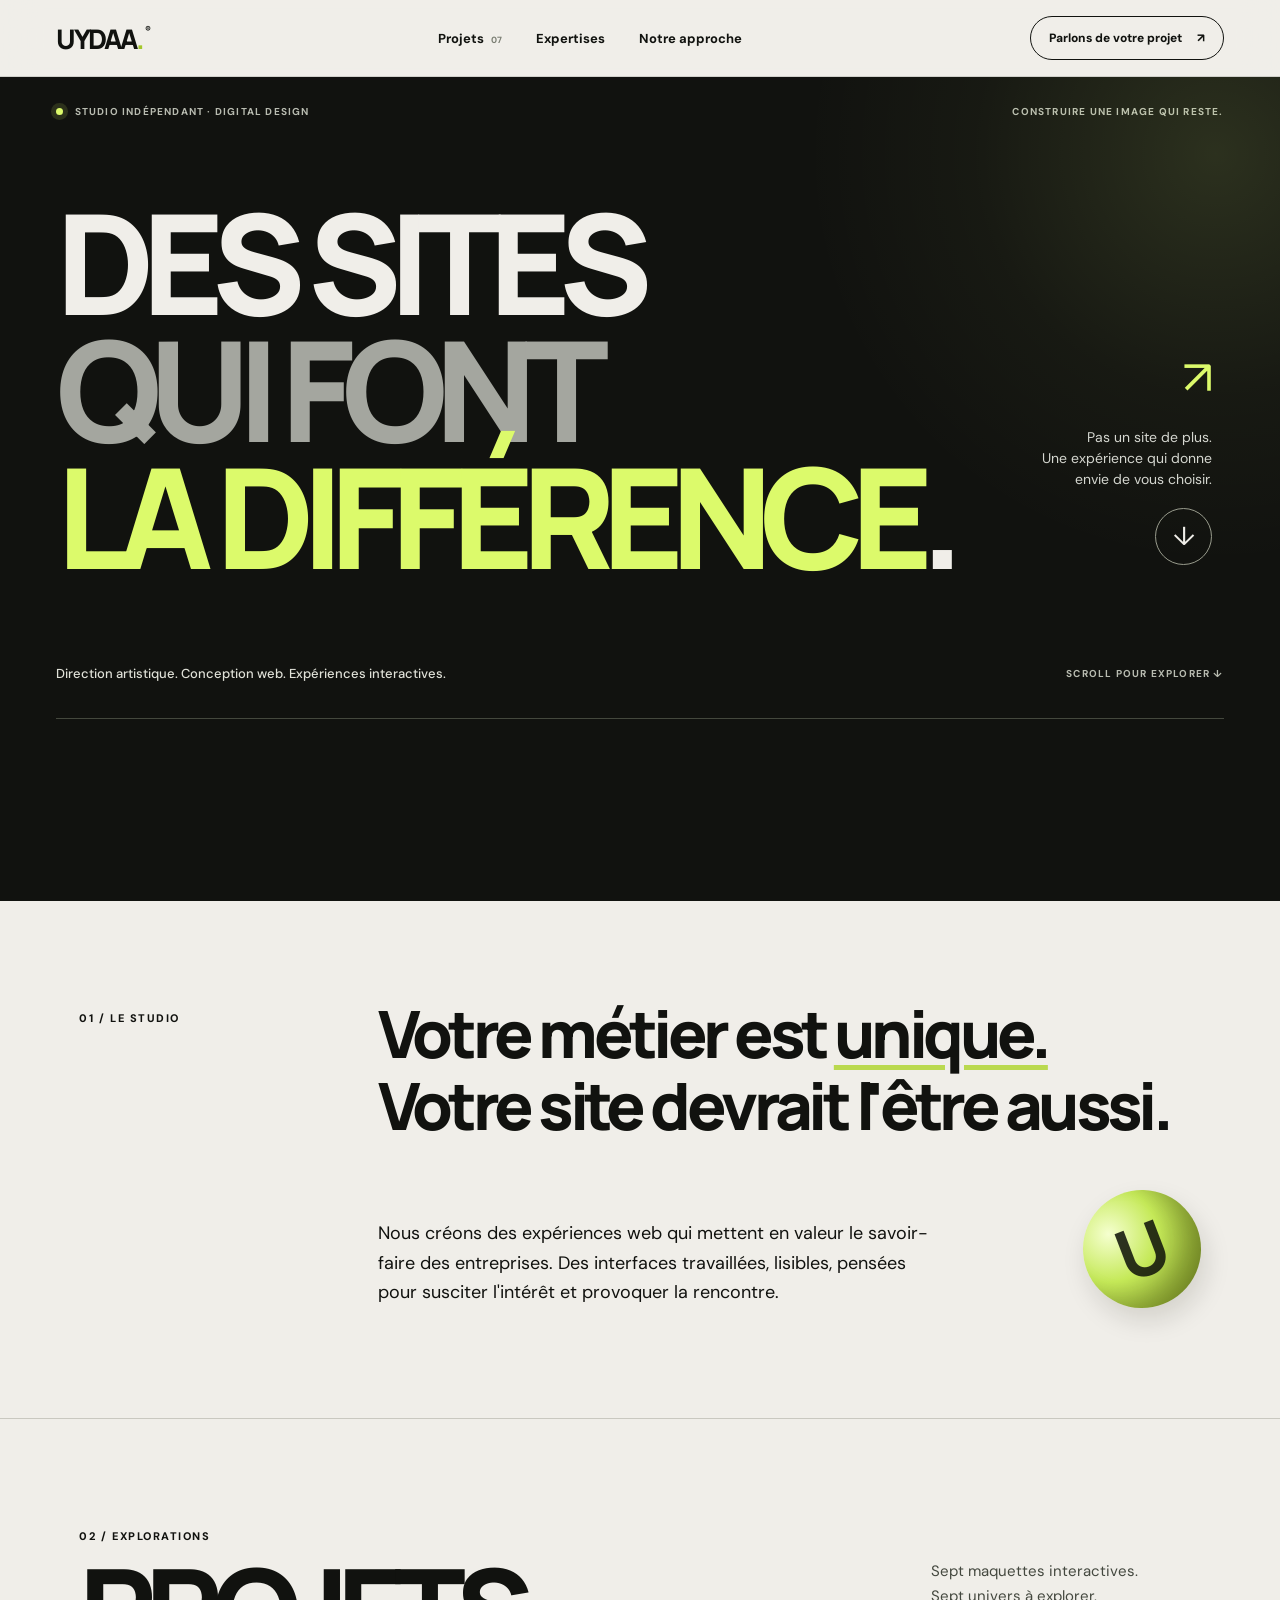
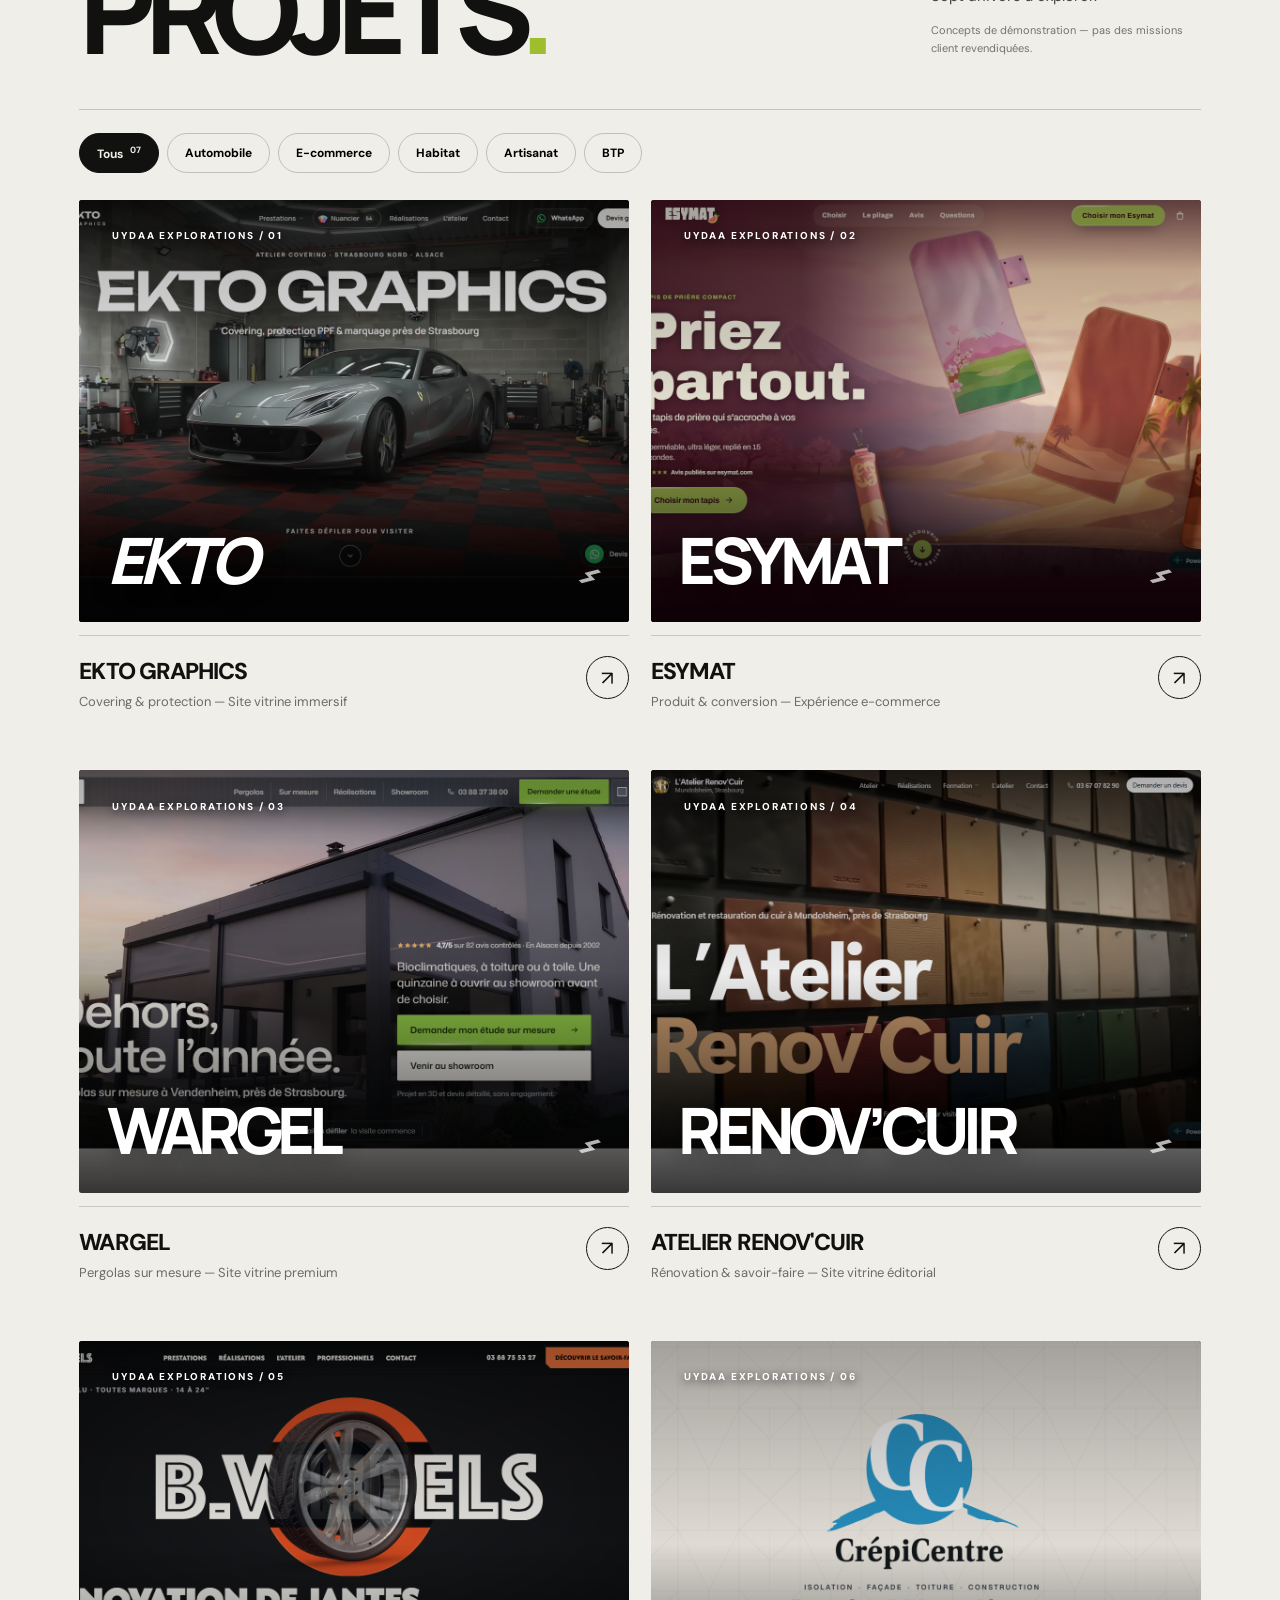
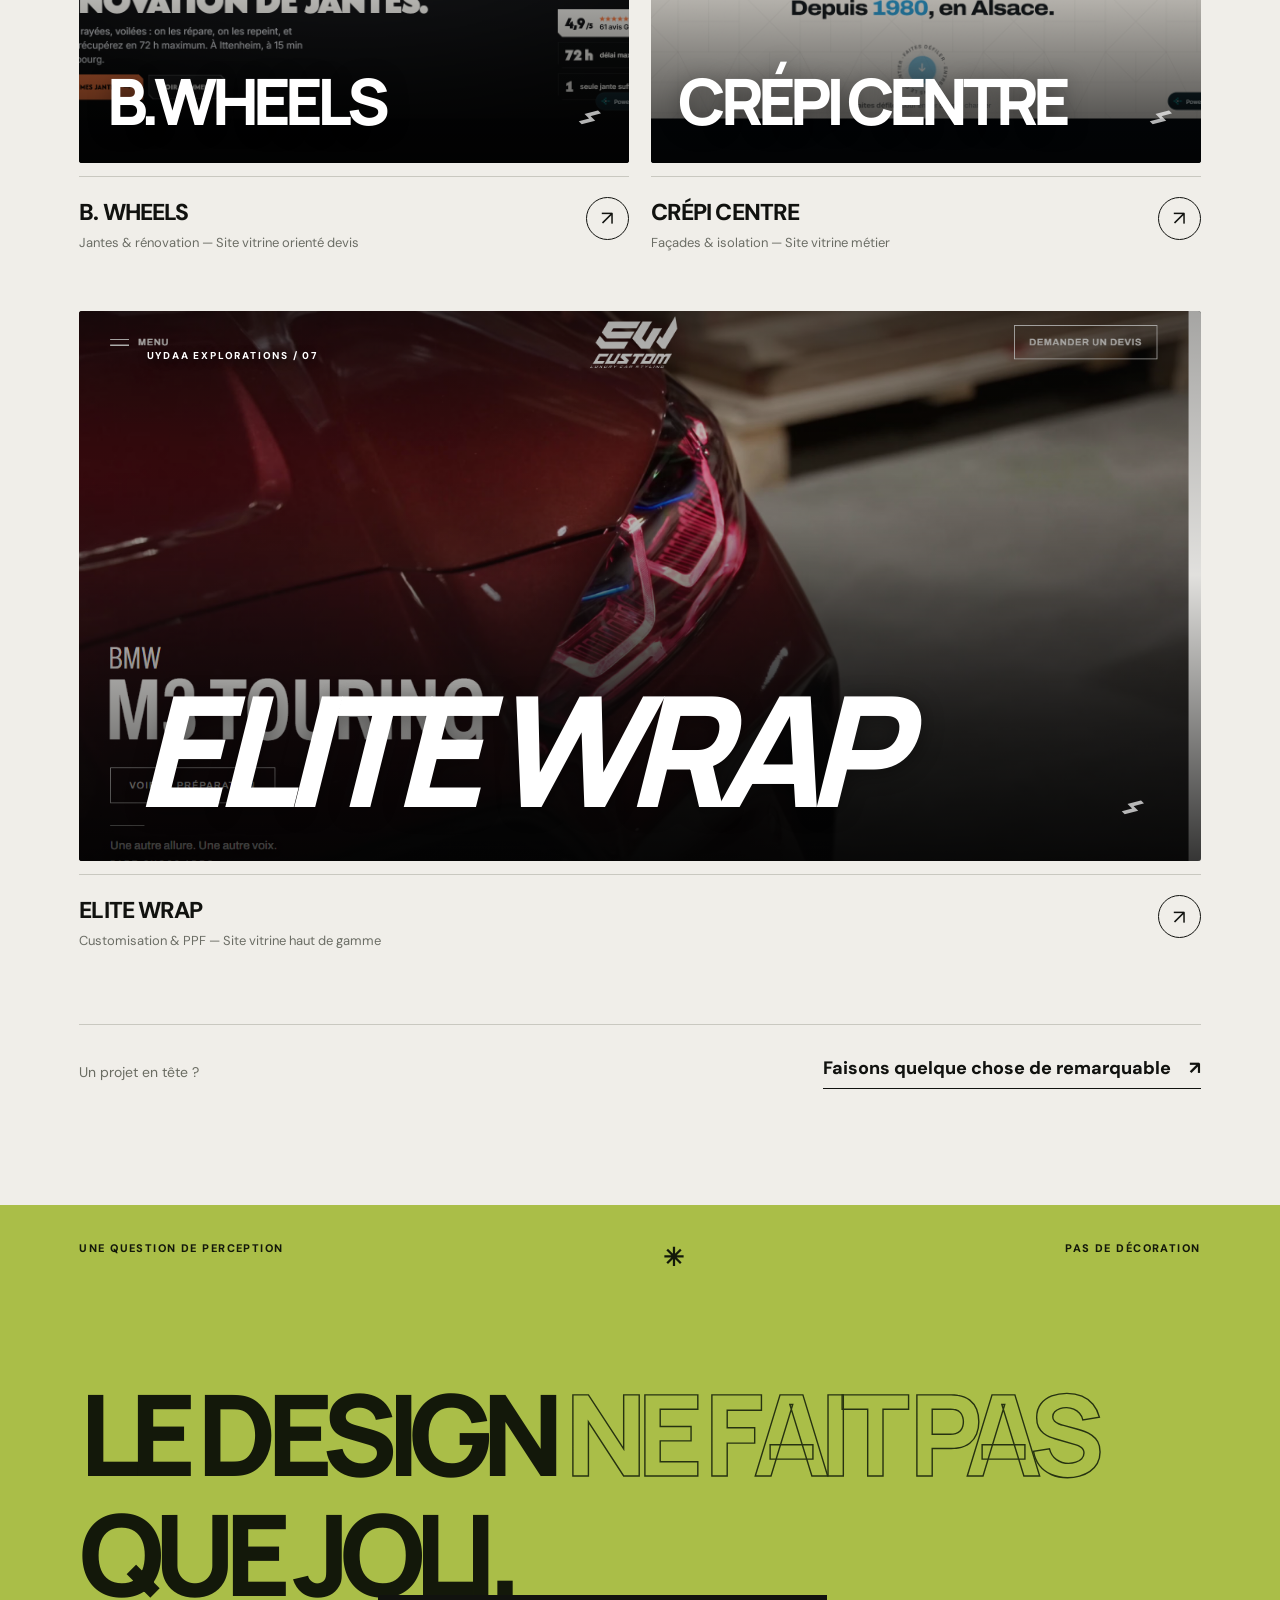
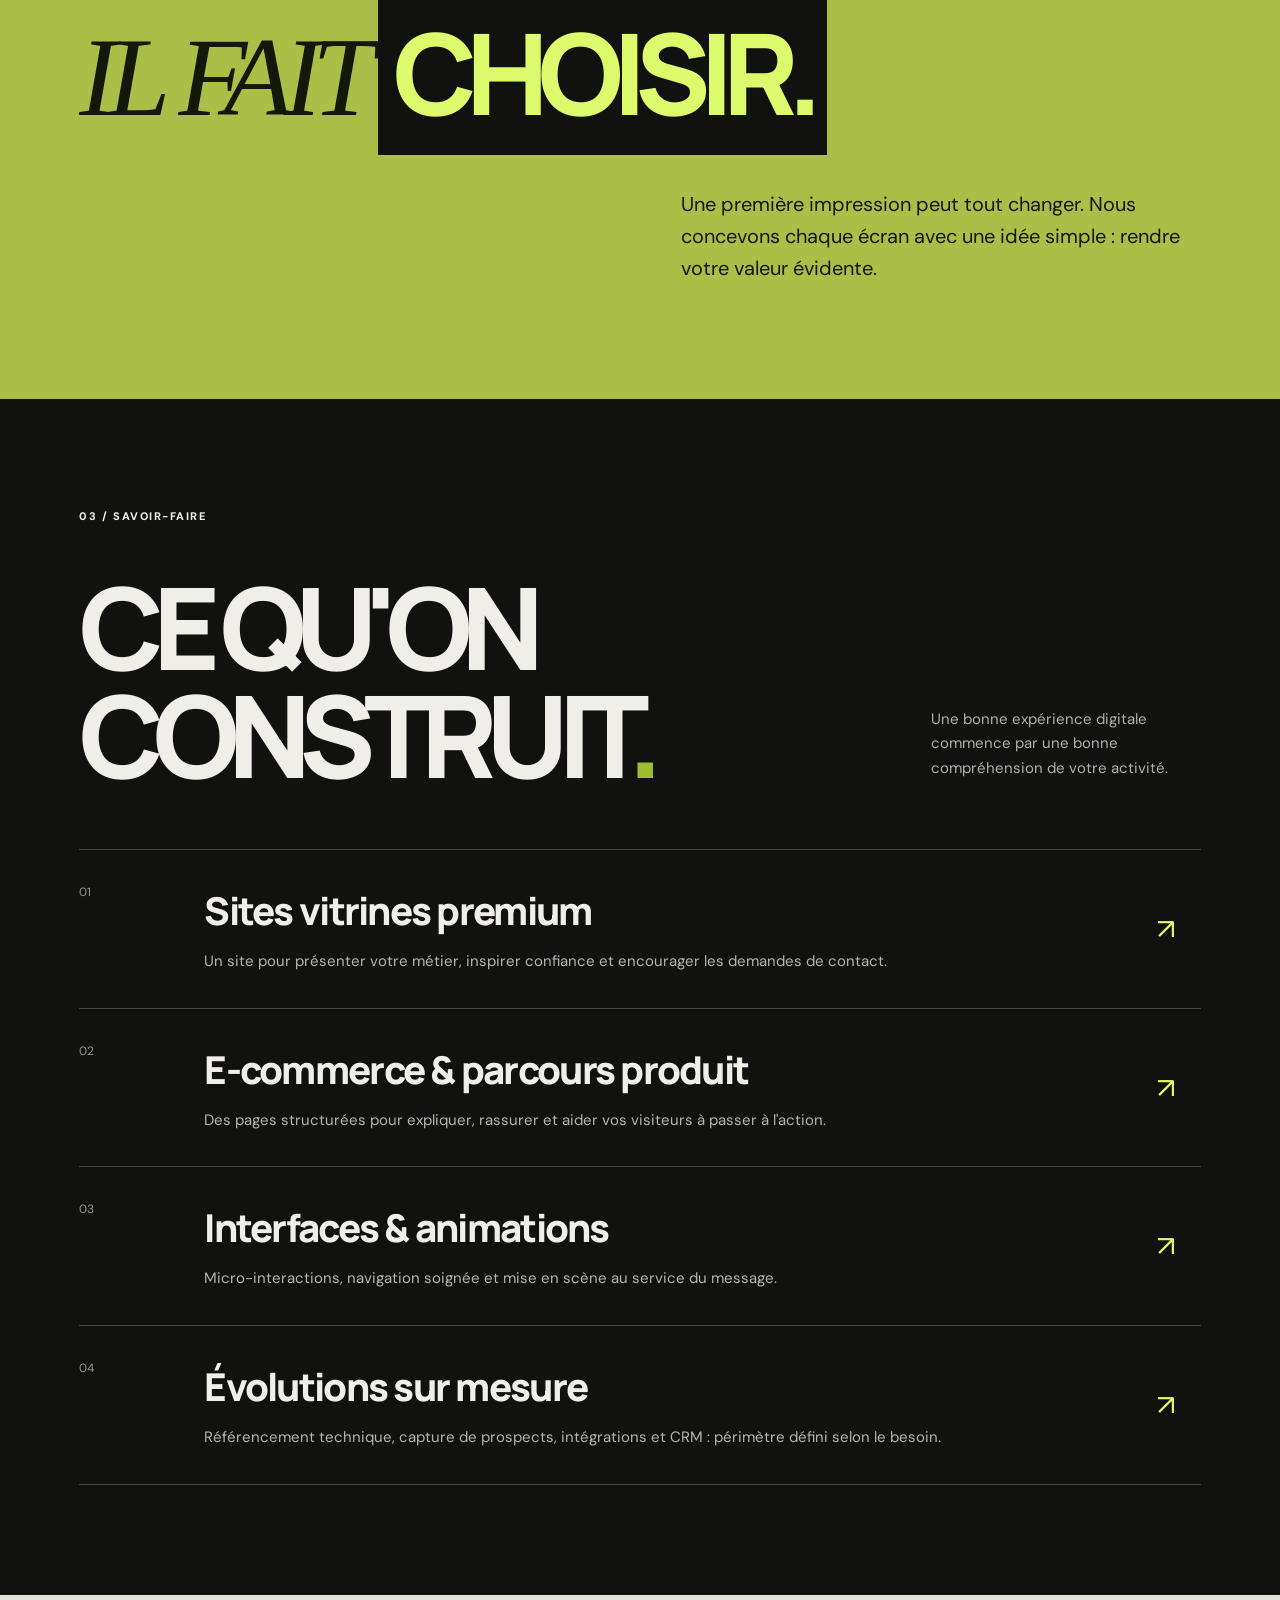
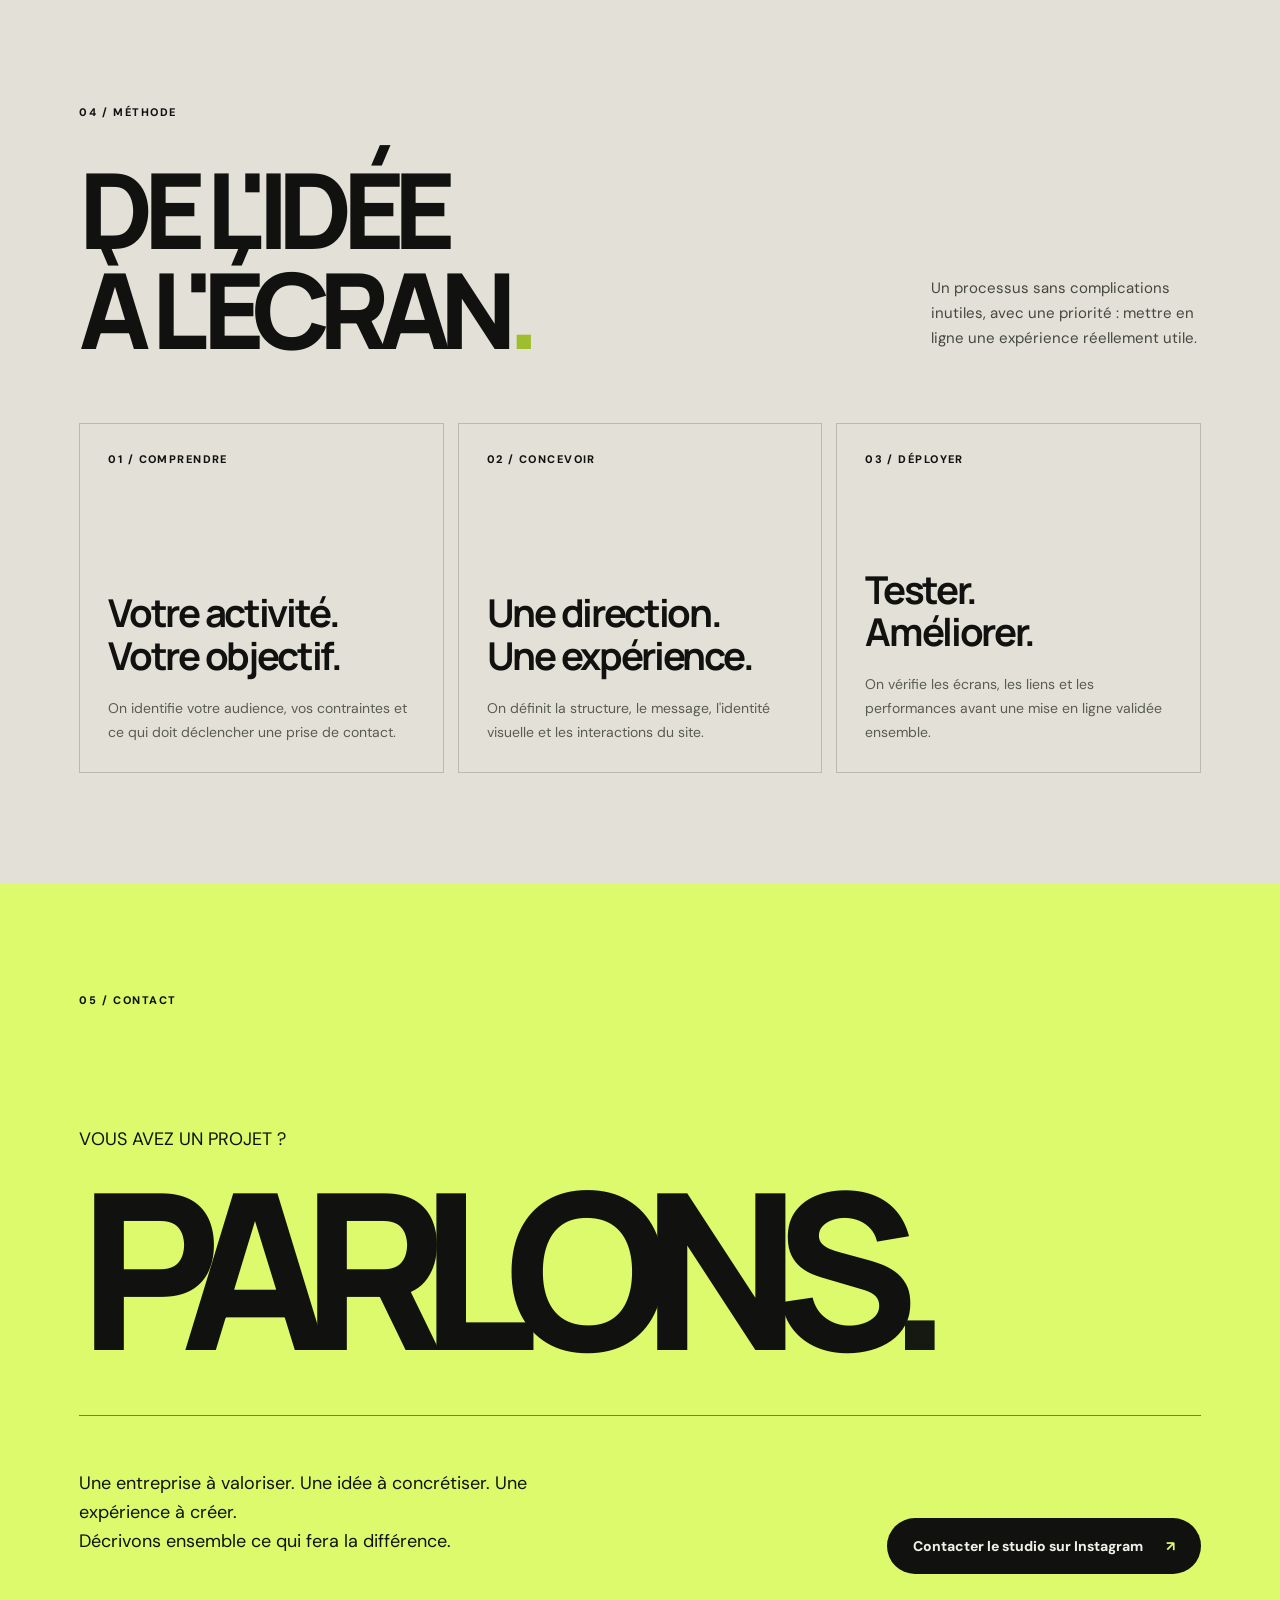
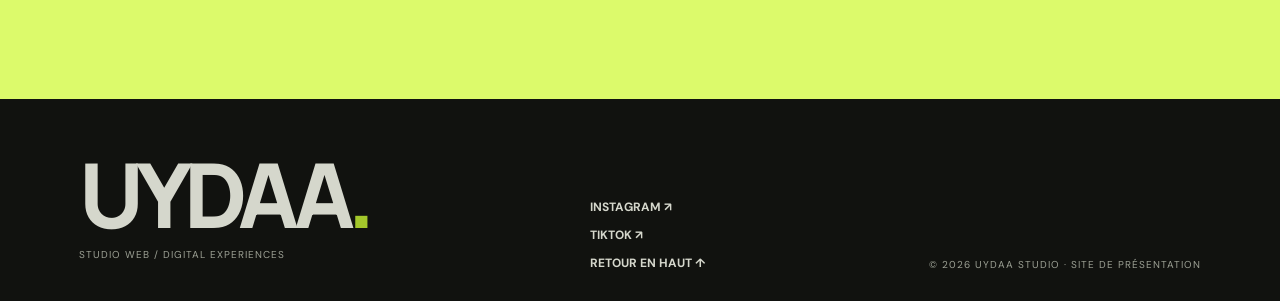
<file: index.html>
<!DOCTYPE html>
<html lang="fr">
<head>
<meta charset="UTF-8"><meta name="viewport" content="width=device-width, initial-scale=1, viewport-fit=cover">
<meta name="theme-color" content="#11120e"><meta name="description" content="UYDAA Studio conçoit des sites web sur mesure, des expériences digitales et des interfaces pensées pour mettre en valeur les entreprises. Découvrez nos maquettes de démonstration.">
<meta property="og:title" content="UYDAA Studio — Des sites qu'on remarque"><meta property="og:description" content="Studio de conception web. Sept expériences digitales à découvrir."><meta property="og:type" content="website">
<title>UYDAA® — Studio web & expériences digitales</title><link rel="icon" href="assets/favicon.svg" type="image/svg+xml"><link rel="stylesheet" href="styles.css"><script defer src="data.js"></script><script defer src="script.js"></script>
</head>
<body>
<a href="#contenu" class="skip-link">Aller au contenu</a>
<div class="pointer-glow" aria-hidden="true"></div>
<header class="site-header" id="top"><div class="header-inner">
 <a class="wordmark" href="index.html" aria-label="UYDAA studio, accueil">UYDAA<span class="wordmark-dot">.</span><small>®</small></a>
 <nav class="desktop-nav" aria-label="Navigation principale"><a href="#projets">Projets <span>07</span></a><a href="#expertises">Expertises</a><a href="#approche">Notre approche</a></nav>
 <a class="nav-contact" href="#contact">Parlons de votre projet <span aria-hidden="true">↗</span></a>
 <button class="menu-toggle" aria-label="Ouvrir le menu" aria-expanded="false" aria-controls="mobile-menu"><span></span><span></span></button>
 </div><nav class="mobile-nav" id="mobile-menu" aria-label="Navigation mobile" hidden><a href="#projets">Projets</a><a href="#expertises">Expertises</a><a href="#approche">Notre approche</a><a href="#contact">Contact</a></nav>
</header>
<main id="contenu">
<section class="hero" aria-labelledby="hero-title"><div class="hero-topline"><span><span class="pulse" aria-hidden="true"></span> STUDIO INDÉPENDANT · DIGITAL DESIGN</span><span>CONSTRUIRE UNE IMAGE QUI RESTE.</span></div>
<div class="hero-title-wrap"><h1 id="hero-title" class="hero-title">DES SITES<br><span>QUI FONT</span><br><em>LA DIFFÉRENCE<span class="hero-period">.</span></em></h1>
<div class="hero-aside"><div class="asidesymbol" aria-hidden="true">↗</div><p>Pas un site de plus.<br>Une expérience qui donne<br>envie de vous choisir.</p><a class="round-link" href="#projets" aria-label="Découvrir les projets">↓</a></div></div>
<div class="hero-bottom"><p>Direction artistique. Conception web. Expériences interactives.</p><span>SCROLL POUR EXPLORER <span aria-hidden="true">↓</span></span></div>
<div class="hero-hairline"></div>
</section>
<section class="statement section-pad"><div class="eyebrow">01 / LE STUDIO</div><div><h2>Votre métier est <i>unique.</i><br>Votre site devrait l'être aussi.</h2><div class="statement-foot"><p>Nous créons des expériences web qui mettent en valeur le savoir-faire des entreprises. Des interfaces travaillées, lisibles, pensées pour susciter l'intérêt et provoquer la rencontre.</p><div class="orb" aria-hidden="true"><span>U</span></div></div></div></section>
<section id="projets" class="work section-pad"><div class="section-header"><div><div class="eyebrow">02 / EXPLORATIONS</div><h2>PROJETS<span class="accent">.</span></h2></div><p>Sept maquettes interactives.<br>Sept univers à explorer.<br><small>Concepts de démonstration — pas des missions client revendiquées.</small></p></div>
<div class="filters" role="group" aria-label="Filtrer les projets"><button type="button" class="filter active" data-filter="Tous" aria-pressed="true">Tous <sup>07</sup></button><button type="button" class="filter" data-filter="Automobile" aria-pressed="false">Automobile</button><button type="button" class="filter" data-filter="E-commerce" aria-pressed="false">E-commerce</button><button type="button" class="filter" data-filter="Habitat" aria-pressed="false">Habitat</button><button type="button" class="filter" data-filter="Artisanat" aria-pressed="false">Artisanat</button><button type="button" class="filter" data-filter="BTP" aria-pressed="false">BTP</button></div>
<div id="project-grid" class="project-grid" aria-live="polite"></div>
<div class="work-end"><p>Un projet en tête ?</p><a class="text-link" href="#contact">Faisons quelque chose de remarquable <span aria-hidden="true">↗</span></a></div></section>
<section class="manifesto" aria-label="Notre philosophie"><div class="manifesto-meta">UNE QUESTION DE PERCEPTION <span>✳</span> PAS DE DÉCORATION</div><div class="manifesto-text">LE DESIGN<span class="outline"> NE FAIT PAS</span><br>QUE JOLI.<br><span class="serif">IL FAIT</span> <span class="accent-highlight">CHOISIR.</span></div><p>Une première impression peut tout changer. Nous concevons chaque écran avec une idée simple : rendre votre valeur évidente.</p></section>
<section id="expertises" class="services section-pad"><div class="eyebrow">03 / SAVOIR-FAIRE</div><div class="section-header services-head"><h2>CE QU'ON<br>CONSTRUIT<span class="accent">.</span></h2><p>Une bonne expérience digitale commence par une bonne compréhension de votre activité.</p></div>
<div class="service-list"><article class="service-row"><span class="service-num">01</span><div><h3>Sites vitrines premium</h3><p>Un site pour présenter votre métier, inspirer confiance et encourager les demandes de contact.</p></div><span class="service-arrow" aria-hidden="true">↗</span></article>
<article class="service-row"><span class="service-num">02</span><div><h3>E-commerce & parcours produit</h3><p>Des pages structurées pour expliquer, rassurer et aider vos visiteurs à passer à l'action.</p></div><span class="service-arrow" aria-hidden="true">↗</span></article>
<article class="service-row"><span class="service-num">03</span><div><h3>Interfaces & animations</h3><p>Micro-interactions, navigation soignée et mise en scène au service du message.</p></div><span class="service-arrow" aria-hidden="true">↗</span></article>
<article class="service-row"><span class="service-num">04</span><div><h3>Évolutions sur mesure</h3><p>Référencement technique, capture de prospects, intégrations et CRM : périmètre défini selon le besoin.</p></div><span class="service-arrow" aria-hidden="true">↗</span></article></div></section>
<section id="approche" class="approach section-pad"><div class="eyebrow">04 / MÉTHODE</div><div class="section-header"><h2>DE L'IDÉE<br>À L'ÉCRAN<span class="accent">.</span></h2><p>Un processus sans complications inutiles, avec une priorité : mettre en ligne une expérience réellement utile.</p></div><div class="approach-grid"><div class="step"><span>01 / COMPRENDRE</span><h3>Votre activité.<br>Votre objectif.</h3><p>On identifie votre audience, vos contraintes et ce qui doit déclencher une prise de contact.</p></div><div class="step"><span>02 / CONCEVOIR</span><h3>Une direction.<br>Une expérience.</h3><p>On définit la structure, le message, l'identité visuelle et les interactions du site.</p></div><div class="step"><span>03 / DÉPLOYER</span><h3>Tester.<br>Améliorer.</h3><p>On vérifie les écrans, les liens et les performances avant une mise en ligne validée ensemble.</p></div></div></section>
<section id="contact" class="contact section-pad"><div class="eyebrow">05 / CONTACT</div><p class="contact-kicker">VOUS AVEZ UN PROJET ?</p><h2>PARLONS<span class="accent">.</span></h2><div class="contact-under"><p>Une entreprise à valoriser. Une idée à concrétiser. Une expérience à créer.<br>Décrivons ensemble ce qui fera la différence.</p><a href="https://www.instagram.com/uydaa.studio/" target="_blank" rel="noopener noreferrer" class="contact-pill">Contacter le studio sur Instagram <span aria-hidden="true">↗</span></a></div></section>
</main>
<footer class="footer"><div><a class="footer-logo" href="#top">UYDAA<span>.</span></a><p>STUDIO WEB / DIGITAL EXPERIENCES</p></div><div><a href="https://www.instagram.com/uydaa.studio/" target="_blank" rel="noopener noreferrer">INSTAGRAM ↗</a><a href="https://www.tiktok.com/@uydaa.studio" target="_blank" rel="noopener noreferrer">TIKTOK ↗</a><a href="#top">RETOUR EN HAUT ↑</a></div><small>© <span id="year">2026</span> UYDAA STUDIO · SITE DE PRÉSENTATION</small></footer>
</body></html>
</file>
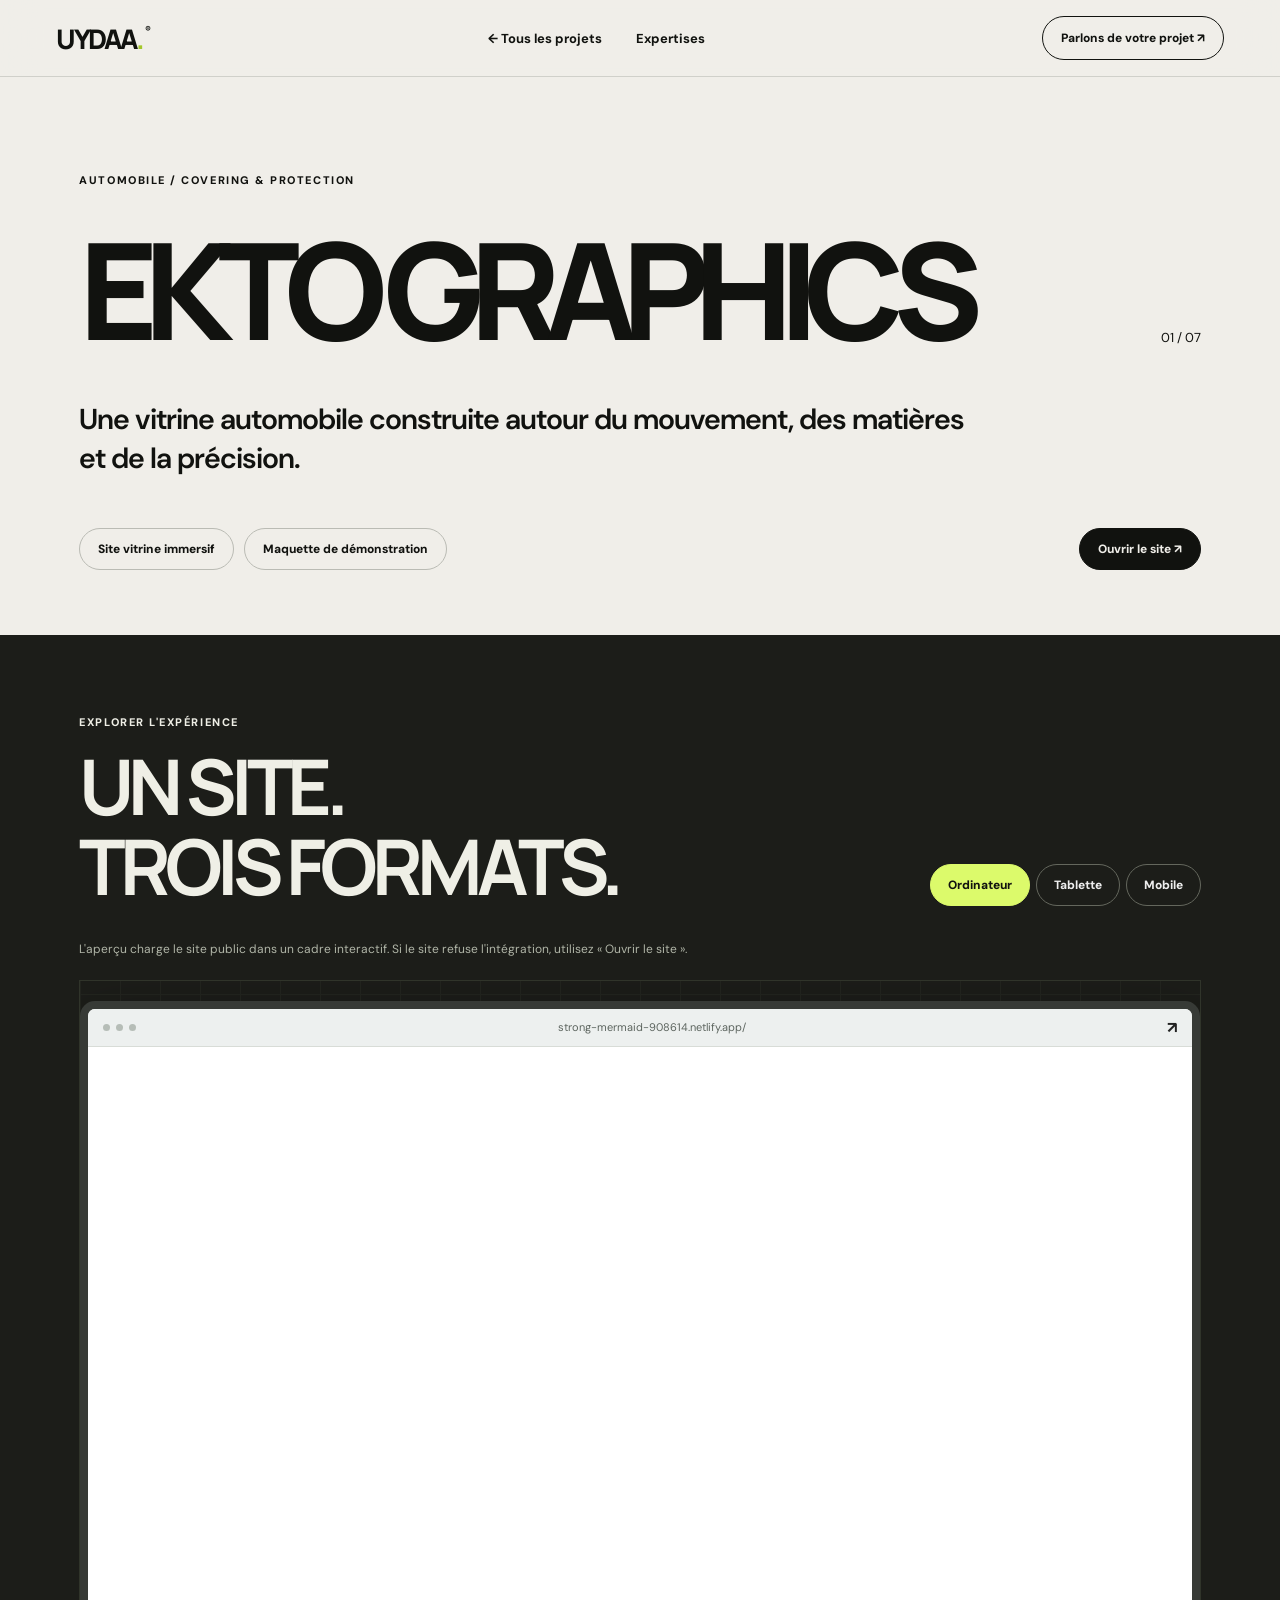
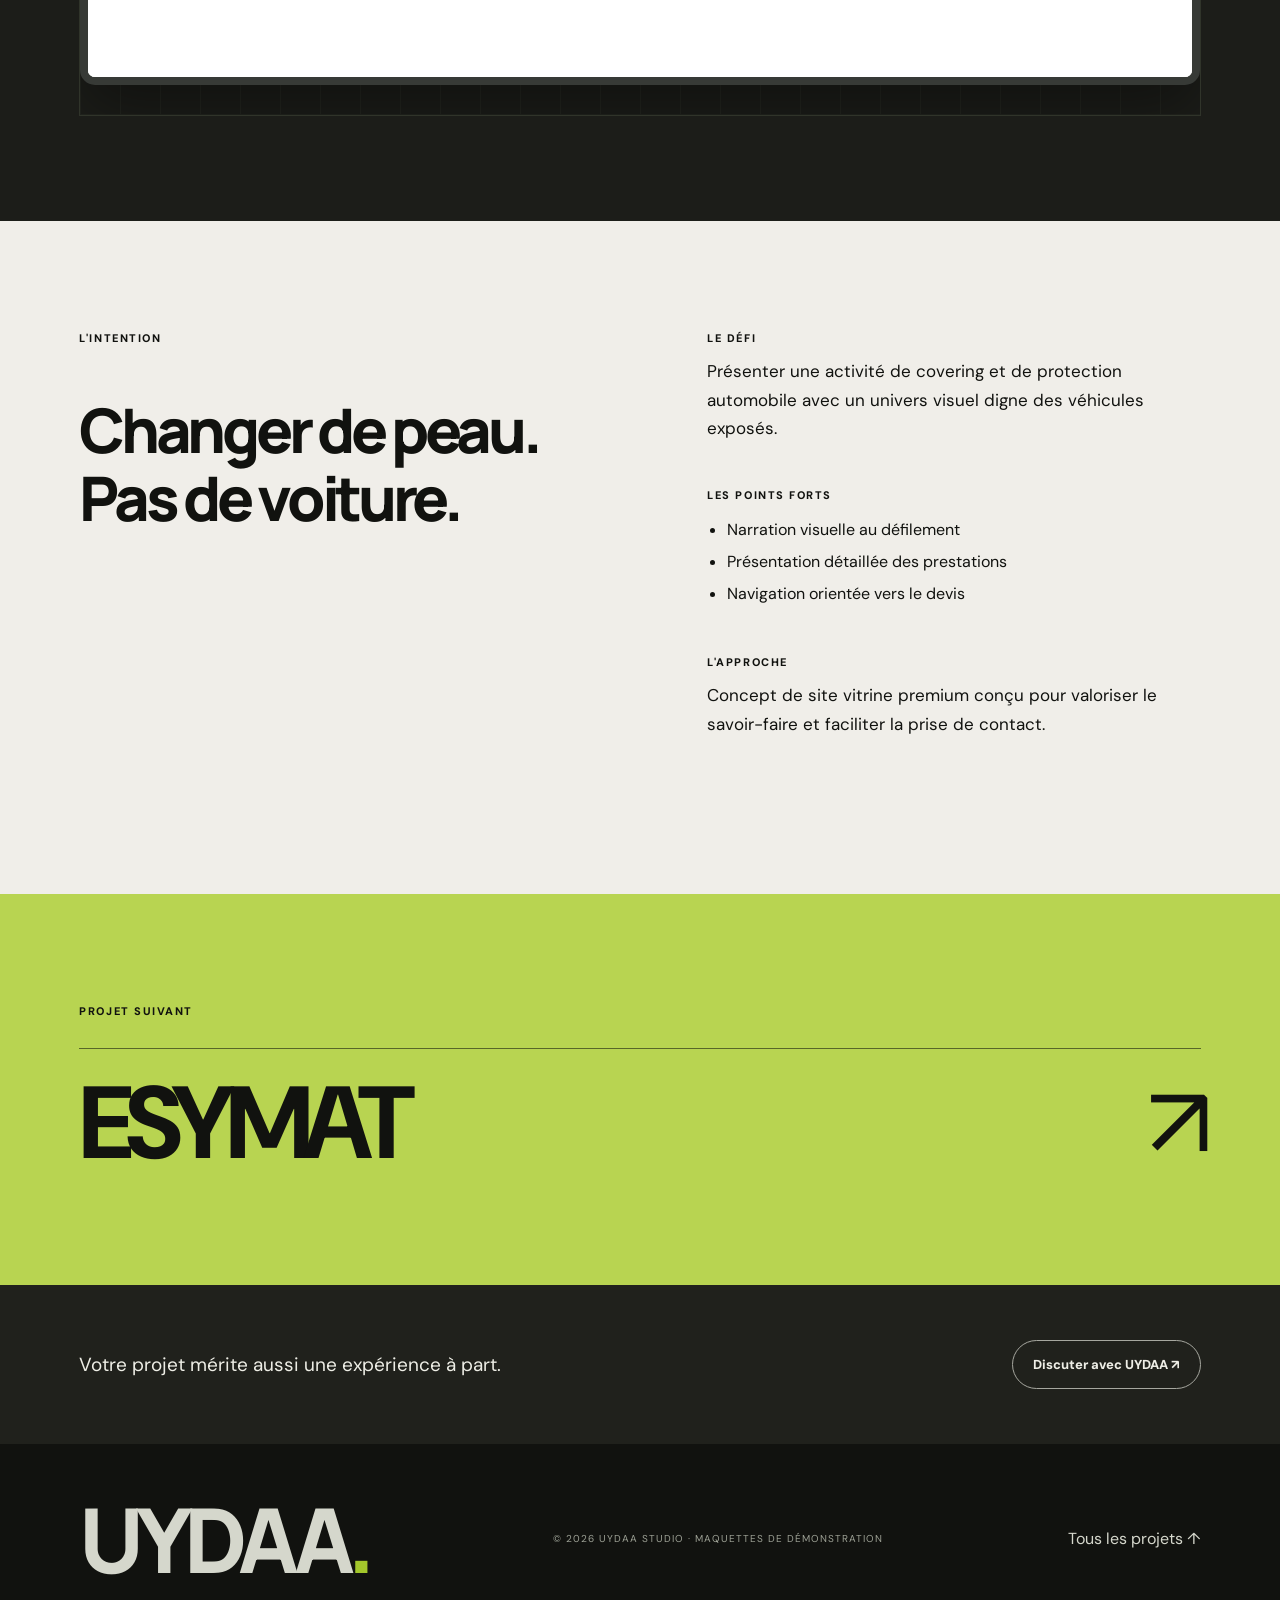
<file: project.html>
<!DOCTYPE html><html lang="fr"><head><meta charset="UTF-8"><meta name="viewport" content="width=device-width, initial-scale=1, viewport-fit=cover"><meta name="theme-color" content="#11120e"><meta name="description" content="Découvrez une maquette interactive du studio UYDAA et explorez son aperçu sur ordinateur, tablette et mobile."><title>Projet — UYDAA Studio</title><link rel="icon" href="assets/favicon.svg" type="image/svg+xml"><link rel="stylesheet" href="styles.css"><script defer src="data.js"></script><script defer src="project.js"></script></head><body class="case-page"><a href="#main" class="skip-link">Aller au contenu</a><header class="site-header"><div class="header-inner"><a class="wordmark" href="index.html">UYDAA<span class="wordmark-dot">.</span><small>®</small></a><nav class="desktop-nav"><a href="index.html#projets">← Tous les projets</a><a href="index.html#expertises">Expertises</a></nav><a class="nav-contact" href="index.html#contact">Parlons de votre projet ↗</a><a class="mobile-back" href="index.html#projets" aria-label="Retour aux projets">← Retour</a></div></header><main id="main"><section class="case-intro section-pad"><p class="eyebrow" id="case-category">UYDAA / PROJET</p><div class="case-title-row"><h1 id="case-title">PROJET</h1><span class="case-number" id="case-number">01 / 07</span></div><p class="case-summary" id="case-summary"></p><div class="case-tags"><span id="case-type"></span><span>Maquette de démonstration</span><a id="case-open" href="#" target="_blank" rel="noopener noreferrer">Ouvrir le site ↗</a></div></section>
<section class="case-viewer-section"><div class="case-preview-head"><div><span class="eyebrow">EXPLORER L'EXPÉRIENCE</span><h2>UN SITE.<br>TROIS FORMATS.</h2></div><div class="device-tabs" role="group" aria-label="Format d'aperçu"><button class="device-tab active" data-device="desktop" aria-pressed="true">Ordinateur</button><button class="device-tab" data-device="tablet" aria-pressed="false">Tablette</button><button class="device-tab" data-device="mobile" aria-pressed="false">Mobile</button></div></div><p class="viewer-note">L'aperçu charge le site public dans un cadre interactif. Si le site refuse l'intégration, utilisez « Ouvrir le site ».</p><div class="stage"><div class="device-frame desktop" id="device-frame"><div class="browser-bar"><div class="browser-dots"><i></i><i></i><i></i></div><div class="url-text" id="case-url">https://...</div><a id="case-external" href="#" target="_blank" rel="noopener noreferrer" title="Ouvrir dans un nouvel onglet">↗</a></div><div class="iframe-shell"><iframe id="case-iframe" title="Aperçu interactif du projet" loading="eager" referrerpolicy="no-referrer" sandbox="allow-scripts allow-forms allow-same-origin allow-popups"></iframe></div></div></div></section>
<section class="case-description section-pad"><div class="case-detail-grid"><div><div class="eyebrow">L'INTENTION</div><h2 id="case-heading"></h2></div><div><span class="overline">LE DÉFI</span><p id="case-challenge"></p><span class="overline">LES POINTS FORTS</span><ul id="case-features"></ul><span class="overline">L'APPROCHE</span><p id="case-outcome"></p></div></div></section>
<section class="next-project section-pad"><div class="eyebrow">PROJET SUIVANT</div><a id="next-link" href="#"><span id="next-name">...</span><span aria-hidden="true">↗</span></a></section><section class="contact-mini section-pad"><p>Votre projet mérite aussi une expérience à part.</p><a href="https://www.instagram.com/uydaa.studio/" target="_blank" rel="noopener noreferrer">Discuter avec UYDAA ↗</a></section></main><footer class="footer"><a class="footer-logo" href="index.html">UYDAA<span>.</span></a><small>© 2026 UYDAA STUDIO · MAQUETTES DE DÉMONSTRATION</small><a href="index.html#projets">Tous les projets ↑</a></footer></body></html>
</file>
<file: styles.css>
@import url('https://fonts.googleapis.com/css2?family=DM+Sans:wght@400;500;600;700&family=Manrope:wght@400;500;600;700;800&display=swap');
:root{--ink:#11120f;--dark:#141512;--paper:#f0eee9;--paper2:#e3e0d8;--muted:#6a6c62;--acid:#dcfa6b;--hair:#c9c8c0;--white:#fff;--body:'DM Sans','Arial',sans-serif;--heading:'Manrope','Arial',sans-serif}
*{box-sizing:border-box}html{scroll-behavior:smooth;scroll-padding-top:94px}body{margin:0;background:var(--paper);color:var(--ink);font-family:var(--body);-webkit-font-smoothing:antialiased}a{color:inherit;text-decoration:none}button{font:inherit;cursor:pointer}button, a{touch-action:manipulation}a:focus-visible,button:focus-visible{outline:3px solid #81a814;outline-offset:4px}::selection{background:var(--acid);color:#10120f}.skip-link{position:fixed;top:-120px;left:20px;z-index:999;padding:14px;background:var(--acid);color:var(--ink)}.skip-link:focus{top:12px}.pointer-glow{position:fixed;pointer-events:none;z-index:30;width:24rem;height:24rem;opacity:0;background:radial-gradient(circle,rgba(221,250,107,.045),transparent 65%);transform:translate(-50%,-50%);transition:opacity .5s;mix-blend-mode:screen}.site-header{position:sticky;top:0;z-index:50;background:rgba(240,238,233,.94);backdrop-filter:blur(18px);border-bottom:1px solid rgba(17,18,15,.14)}.header-inner{max-width:1800px;margin:auto;padding:0 4.4%;height:76px;display:flex;align-items:center;gap:30px}.wordmark{font-family:var(--heading);font-size:27px;letter-spacing:-.095em;line-height:1;font-weight:800;white-space:nowrap}.wordmark-dot,.footer-logo span{color:#a3c72b}.wordmark small{font-size:9px;vertical-align:top;letter-spacing:0;margin-left:3px}.desktop-nav{display:flex;align-items:center;gap:34px;margin:auto;font-size:13px;font-weight:700}.desktop-nav a{transition:opacity .2s}.desktop-nav a:hover{opacity:.5}.desktop-nav span{font-size:9px;color:#7a7d72;margin-left:4px}.nav-contact{font-size:12px;font-weight:800;white-space:nowrap;border:1px solid var(--ink);border-radius:100px;padding:13px 18px;transition:background .22s,color .22s}.nav-contact span{margin-left:12px}.nav-contact:hover{background:var(--ink);color:var(--paper)}.menu-toggle,.mobile-nav,.mobile-back{display:none}.section-pad{padding:110px 6.2%}.eyebrow{font-size:11px;letter-spacing:.14em;font-weight:800;text-transform:uppercase}.accent{color:#9fbe2d}.hero{background:var(--ink);color:var(--paper);min-height:calc(100svh - 76px);padding:28px 4.4% 0;position:relative;overflow:hidden}.hero:before{content:'';position:absolute;width:70vw;height:70vw;border-radius:50%;right:-30%;top:-45%;background:radial-gradient(circle,rgba(225,255,132,.13),rgba(225,255,132,.03) 38%,transparent 65%);pointer-events:none}.hero-topline,.hero-bottom{display:flex;justify-content:space-between;gap:22px;align-items:center;font-size:10px;font-weight:700;letter-spacing:.12em;color:#b9bcb1}.hero-topline .pulse{display:inline-block;width:7px;height:7px;border-radius:50%;background:var(--acid);margin-right:8px;box-shadow:0 0 0 5px rgba(220,250,107,.13)}.hero-title-wrap{max-width:1700px;margin:9vh auto 8vh;position:relative}.hero-title{font-family:var(--heading);font-size:clamp(64px,10.9vw,210px);line-height:.91;letter-spacing:-.092em;font-weight:800;margin:0;max-width:100%;white-space:nowrap}.hero-title>span{color:#a4a69f}.hero-title em{font-style:normal;color:var(--acid)}.hero-period{color:var(--paper)}.hero-aside{position:absolute;bottom:4%;right:1%;display:flex;flex-direction:column;align-items:flex-end;gap:18px}.asidesymbol{font-size:48px;color:var(--acid)}.hero-aside p{font-size:14px;line-height:1.5;text-align:right;color:#d5d7d0;margin:0}.round-link{display:flex;align-items:center;justify-content:center;width:57px;height:57px;border:1px solid #989b8c;border-radius:50%;font-size:26px;transition:background .25s}.round-link:hover{background:var(--acid);color:var(--ink)}.hero-bottom{padding:0 0 23px}.hero-bottom p{font-size:13px;letter-spacing:0;color:#e0e1d8;font-weight:500}.hero-hairline{height:1px;background:#44483d;width:100%}.statement{display:grid;grid-template-columns:1fr 3.4fr;gap:5%;border-bottom:1px solid var(--hair)}.statement h2{font-family:var(--heading);font-size:clamp(35px,5.1vw,82px);line-height:1.11;letter-spacing:-.07em;margin:-14px 0 48px;font-weight:800}.statement h2 i{font-style:normal;text-decoration:underline;text-decoration-color:#bad94f;text-decoration-thickness:5px;text-underline-offset:7px}.statement-foot{display:flex;gap:40px;justify-content:space-between;align-items:end}.statement-foot p{font-size:18px;line-height:1.65;max-width:560px;margin:0}.orb{flex:0 0 118px;width:118px;height:118px;background:radial-gradient(circle at 28% 28%,#f5ffcf,#c5e958 40%,#708421 90%);border-radius:50%;box-shadow:inset -15px -15px 20px rgba(35,45,11,.13),0 13px 26px rgba(26,27,11,.13);display:grid;place-items:center;transform:rotate(-21deg)}.orb span{font-size:70px;font-weight:800;font-family:var(--heading);letter-spacing:-.12em;color:rgba(18,22,11,.88);margin-right:8px}.work{background:var(--paper)}.section-header{display:flex;justify-content:space-between;align-items:end;gap:30px;margin-bottom:44px}.section-header h2{font-family:var(--heading);font-size:clamp(64px,9.2vw,158px);line-height:.95;letter-spacing:-.1em;margin:10px 0 0;font-weight:800}.section-header>p{max-width:270px;color:#44483f;line-height:1.65;font-size:15px;margin:0 0 8px}.section-header small{display:block;color:#70756b;font-size:11px;margin-top:12px}.filters{display:flex;gap:8px;flex-wrap:wrap;margin-bottom:27px;border-top:1px solid #c4c4bc;padding-top:23px}.filter{background:transparent;border:1px solid #bfc0b7;border-radius:100px;font-size:12px;font-weight:700;padding:10px 17px;white-space:nowrap;transition:.2s}.filter:hover,.filter.active{background:var(--ink);color:var(--paper);border-color:var(--ink)}.filter sup{font-size:9px;margin-left:4px}.project-grid{display:grid;grid-template-columns:repeat(2,minmax(0,1fr));gap:60px 22px}.project-card{min-width:0;display:block}.project-card[hidden]{display:none!important}.project-art{height:clamp(270px,33vw,560px);overflow:hidden;position:relative;display:flex;align-items:center;justify-content:center;border-radius:3px;isolation:isolate;background:#252823}.project-art:after{content:'';position:absolute;inset:0;background:linear-gradient(0deg,rgba(0,0,0,.16),transparent 45%);pointer-events:none}.art-grid{position:absolute;inset:0;opacity:.38;background-size:42px 42px;background-image:linear-gradient(to right,rgba(255,255,255,.06) 1px,transparent 1px),linear-gradient(to bottom,rgba(255,255,255,.06) 1px,transparent 1px)}.art-orbit{position:absolute;width:78%;aspect-ratio:1;border:1px solid currentColor;opacity:.25;border-radius:50%;left:-12%;top:15%;transform:rotate(24deg);transition:transform 1s ease}.art-orbit:after{content:'';position:absolute;inset:20%;border:1px solid currentColor;border-radius:50%}.art-title{position:relative;z-index:3;color:inherit;font-family:var(--heading);font-weight:800;letter-spacing:-.09em;font-size:clamp(48px,6.7vw,125px);line-height:.9;text-align:center;max-width:100%;padding:0 20px;text-wrap:balance;transition:transform .65s cubic-bezier(.2,.7,.2,1)}.art-kicker{position:absolute;z-index:5;left:6%;top:7%;font-size:10px;letter-spacing:.18em;font-weight:800;text-transform:uppercase}.art-corner{position:absolute;z-index:5;right:5%;bottom:6%;font-size:44px;font-weight:400;line-height:1;transform:rotate(-45deg);opacity:.7}.art-disc{position:absolute;border-radius:50%;width:32%;aspect-ratio:1;right:6%;top:15%;background:linear-gradient(140deg,rgba(255,255,255,.48),rgba(255,255,255,.01));box-shadow:30px 30px 65px rgba(0,0,0,.1);transform:rotate(-18deg);transition:transform .7s}.project-card:hover .art-title{transform:scale(1.048)}.project-card:hover .art-orbit{transform:rotate(70deg) scale(1.07)}.project-card:hover .art-disc{transform:translateY(-8px) rotate(12deg)}.project-meta{display:flex;justify-content:space-between;align-items:flex-start;gap:10px;padding:20px 0 0;border-top:1px solid var(--hair);margin-top:13px}.project-meta strong{font-size:23px;letter-spacing:-.04em;font-weight:800}.project-meta p{font-size:13px;margin:7px 0 0;color:#6b6d65}.project-meta .card-arrow{display:grid;place-items:center;flex:0 0 43px;height:43px;border:1px solid var(--ink);border-radius:50%;font-size:20px;transition:.25s}.project-card:hover .card-arrow{background:var(--ink);color:var(--acid);transform:rotate(45deg)}.project-card:last-child:nth-child(odd){grid-column:1/-1}.project-card:last-child:nth-child(odd) .project-art{height:clamp(320px,43vw,600px)}.project-card:last-child:nth-child(odd) .art-title{font-size:clamp(75px,12vw,210px)}.ekto{background:radial-gradient(circle at 80% 20%,#35373a,#070909 75%);color:#dfe2e1}.ekto .art-title{font-style:italic}.ekto .art-disc{background:conic-gradient(from 80deg,#a5adab,#282c2c,#c1c6c3,#333a3a,#a5adab);box-shadow:0 0 0 15px #0e1111,0 0 0 17px #a3a8a2}.esymat{background:#cfdfc6;color:#253b28}.esymat .art-disc{background:#f4f0d6;box-shadow:inset 0 0 0 30px rgba(126,154,115,.13)}.wargel{background:linear-gradient(125deg,#d9d6c9,#b9bca2);color:#2e3f2f}.wargel .art-disc{border-radius:8px;transform:rotate(23deg);background:repeating-linear-gradient(90deg,#61705a 0 5px,#e0e4d1 5px 15px)}.cuir{background:linear-gradient(120deg,#a35d3b,#47241c);color:#ffe4ca}.cuir .art-disc{background:radial-gradient(circle at 30% 30%,#dca076,#723922);box-shadow:inset -13px -10px 25px #4e2416}.bwheels{background:radial-gradient(circle at 65% 40%,#565c5f,#141719 80%);color:#eaefef}.bwheels .art-disc{border:23px double #9ba4a8;background:radial-gradient(circle,#263036 10%,#adb5bb 11% 15%,#30383c 17% 25%,#aeb4bc 27% 30%,#30383c 31%);box-shadow:0 0 0 10px #16191a}.crepi{background:#d6cab6;color:#53432e}.crepi .art-disc{border-radius:0;background:repeating-linear-gradient(0deg,#a9a28c 0 12px,#d9d1c5 12px 16px);box-shadow:24px 24px 0 #807565}.elite{background:radial-gradient(circle at 50% 50%,#404d56,#0a0b11 65%);color:#f3f5f2}.elite .art-title{font-style:italic}.elite .art-disc{border-radius:4px;background:linear-gradient(35deg,#5b0a0c,#d42328,#230b0a);transform:rotate(-30deg)}.work-end{border-top:1px solid var(--hair);padding-top:24px;margin-top:75px;display:flex;justify-content:space-between;gap:20px;align-items:center}.work-end p{font-size:14px;color:var(--muted)}.text-link{font-size:18px;font-weight:800;border-bottom:1px solid var(--ink);padding-bottom:8px}.text-link span{margin-left:14px}.manifesto{background:#aabe48;color:#13180a;padding:36px 6.2% 115px;position:relative;overflow:hidden}.manifesto-meta{display:flex;justify-content:space-between;letter-spacing:.13em;font-size:11px;font-weight:800}.manifesto-meta span{font-size:25px}.manifesto-text{font-family:var(--heading);font-size:clamp(45px,8.8vw,150px);font-weight:800;letter-spacing:-.095em;line-height:1.06;margin:100px 0 50px}.manifesto .outline{-webkit-text-stroke:1.4px #263211;color:transparent}.manifesto .serif{font-family:Georgia,serif;font-weight:400;font-style:italic;letter-spacing:-.08em}.manifesto .accent-highlight{background:var(--ink);color:var(--acid);padding:0 .13em .05em}.manifesto>p{max-width:520px;font-size:20px;line-height:1.6;margin:0 0 0 auto}.services{background:var(--ink);color:var(--paper)}.services-head{margin-top:40px}.services-head h2{font-size:clamp(60px,8.9vw,150px)}.services-head p{color:#afb2a8}.service-list{margin-top:60px;border-top:1px solid #44463d}.service-row{border-bottom:1px solid #44463d;display:grid;grid-template-columns:100px 1fr 44px;gap:25px;align-items:center;padding:34px 0;transition:padding .25s,background .25s}.service-row:hover{padding-left:15px;background:#1b1c17}.service-num{align-self:start;font-size:12px;color:#96998b}.service-row h3{font-family:var(--heading);font-size:clamp(26px,3vw,53px);font-weight:800;letter-spacing:-.045em;margin:0 0 12px}.service-row p{color:#b4b7ae;margin:0;font-size:15px;line-height:1.65}.service-arrow{font-size:29px;color:var(--acid)}.approach{background:var(--paper2)}.approach .section-header{margin:30px 0 65px}.approach .section-header h2{font-size:clamp(64px,8.2vw,130px)}.approach-grid{display:grid;grid-template-columns:repeat(3,1fr);gap:14px}.step{border:1px solid #babbb0;min-height:350px;padding:28px;display:flex;flex-direction:column}.step>span{font-size:11px;letter-spacing:.13em;font-weight:800}.step h3{font-family:var(--heading);font-size:clamp(28px,3vw,44px);letter-spacing:-.06em;line-height:1.1;margin:auto 0 20px}.step p{font-size:14px;line-height:1.7;color:#585d50;margin:0}.contact{background:var(--acid);padding-bottom:125px}.contact-kicker{margin:120px 0 18px;font-size:18px}.contact h2{font-family:var(--heading);font-size:clamp(88px,17vw,300px);font-weight:800;letter-spacing:-.13em;line-height:.9;margin:0 0 50px}.contact h2 .accent{color:#151911}.contact-under{display:flex;justify-content:space-between;align-items:end;gap:40px;border-top:1px solid #76852d;padding-top:35px}.contact-under p{max-width:540px;font-size:18px;line-height:1.6}.contact-pill{background:var(--ink);color:var(--paper);border-radius:100px;padding:19px 26px;font-size:14px;font-weight:800;white-space:nowrap;transition:transform .2s}.contact-pill:hover{transform:translateY(-4px)}.contact-pill span{margin-left:20px;color:var(--acid)}.footer{background:var(--ink);color:#d5d7cc;padding:50px 6.2% 30px;display:flex;justify-content:space-between;gap:30px;align-items:end}.footer-logo{font-family:var(--heading);font-size:clamp(42px,7vw,100px);font-weight:800;line-height:1;letter-spacing:-.09em}.footer p,.footer small{font-size:10px;letter-spacing:.1em;color:#9da195}.footer>div:nth-child(2){display:flex;flex-direction:column;gap:12px;font-size:12px;font-weight:700}.footer a:hover{color:var(--acid)}
/* project detail */
.case-page .case-intro{padding-top:85px;padding-bottom:65px}.case-title-row{display:flex;align-items:end;justify-content:space-between;gap:15px}.case-intro h1{font-family:var(--heading);font-size:clamp(58px,10.5vw,190px);line-height:1;letter-spacing:-.11em;font-weight:800;margin:24px 0 15px;overflow-wrap:anywhere}.case-number{font-size:13px;white-space:nowrap;margin-bottom:25px}.case-summary{font-size:clamp(20px,2.25vw,36px);font-weight:600;letter-spacing:-.035em;max-width:900px;line-height:1.35}.case-tags{display:flex;align-items:center;flex-wrap:wrap;gap:10px;margin-top:50px}.case-tags span,.case-tags a{border:1px solid #babbb4;padding:12px 18px;border-radius:50px;font-size:12px;font-weight:800}.case-tags a{margin-left:auto;background:var(--ink);color:var(--paper);border-color:var(--ink)}.case-tags a:hover{background:#41463a}.case-viewer-section{background:#1c1d19;color:#efefe6;padding:75px 6.2% 105px}.case-preview-head{display:flex;justify-content:space-between;align-items:end;gap:30px}.case-preview-head h2{font-family:var(--heading);font-size:clamp(39px,6vw,98px);line-height:1.04;letter-spacing:-.08em;margin:15px 0 0}.device-tabs{display:flex;gap:6px;flex-wrap:wrap}.device-tab{background:transparent;border:1px solid #64675d;border-radius:50px;padding:12px 17px;font-size:12px;font-weight:800;color:#eee}.device-tab.active,.device-tab:hover{background:var(--acid);color:var(--ink);border-color:var(--acid)}.viewer-note{font-size:12px;color:#b0b5a7;margin:35px 0 23px}.stage{width:100%;overflow-x:auto;display:flex;align-items:flex-start;justify-content:center;padding:20px 0 30px;background:repeating-linear-gradient(0deg,#23251f 0 1px,transparent 1px 40px),repeating-linear-gradient(90deg,#23251f 0 1px,transparent 1px 40px);border:1px solid #30342a;min-height:720px}.device-frame{width:min(100%,1150px);background:#fff;box-shadow:0 25px 65px rgba(0,0,0,.4);flex-shrink:0;transition:width .35s ease,border-radius .35s ease;overflow:hidden;color:#222;border:8px solid #373a36;border-radius:15px}.device-frame.tablet{width:min(768px,100%);border-radius:24px;border-width:13px}.device-frame.mobile{width:min(390px,100%);border-radius:28px;border-width:14px}.browser-bar{height:38px;background:#edf0ef;border-bottom:1px solid #d8dcd7;display:flex;align-items:center;gap:14px;padding:0 15px}.browser-dots{display:flex;gap:6px}.browser-dots i{width:7px;height:7px;border-radius:50%;background:#b6bdb7}.url-text{flex:1;white-space:nowrap;text-overflow:ellipsis;overflow:hidden;text-align:center;font-size:11px;color:#5d655f}.browser-bar>a{font-weight:800}.iframe-shell{height:630px;background:#f1f3ee;position:relative}.iframe-shell iframe{display:block;width:100%;height:100%;border:0;background:#fff}.case-description{background:var(--paper)}.case-detail-grid{display:grid;grid-template-columns:1fr 1fr;gap:12%}.case-detail-grid h2{font-size:clamp(34px,4.8vw,76px);letter-spacing:-.07em;font-weight:800;font-family:var(--heading);line-height:1.12}.case-detail-grid .overline{display:block;margin:0 0 12px;font-size:11px;letter-spacing:.14em;font-weight:800}.case-detail-grid p{line-height:1.7;font-size:17px;margin:0 0 45px}.case-detail-grid ul{padding-left:20px;margin:0 0 45px;line-height:2;font-size:16px}.next-project{background:#b8d451}.next-project a{display:flex;justify-content:space-between;gap:20px;align-items:center;border-top:1px solid #586628;margin-top:30px;padding-top:23px;font-size:clamp(50px,8vw,125px);font-weight:800;letter-spacing:-.09em;line-height:1}.next-project a span:last-child{font-weight:400}.contact-mini{display:flex;justify-content:space-between;align-items:center;gap:20px;background:#20211c;color:#eeeee6;padding-top:55px;padding-bottom:55px}.contact-mini p{font-size:19px;margin:0}.contact-mini a{border:1px solid #a6a79f;border-radius:70px;padding:15px 20px;font-size:13px;font-weight:800}.case-page .footer{align-items:center}
@media(max-width:1100px){.hero-title{font-size:clamp(64px,10.4vw,140px)}.hero-aside{position:relative;right:auto;bottom:auto;align-items:flex-end;margin-top:35px}.asidesymbol{display:none}.hero-title-wrap{margin:12vh auto 6vh}.hero-title{white-space:normal}.hero-aside p{font-size:13px}.hero-aside .round-link{position:absolute;left:0;bottom:0}.manifesto-text{font-size:8.5vw}}
@media(max-width:760px){.header-inner{height:66px;padding:0 5%}.desktop-nav,.nav-contact{display:none}.menu-toggle{display:flex;flex-direction:column;gap:6px;margin-left:auto;width:44px;height:40px;align-items:center;justify-content:center;border:none;background:none}.menu-toggle span{height:2px;width:22px;background:var(--ink);transition:transform .25s}.menu-toggle[aria-expanded=true] span:first-child{transform:translateY(4px) rotate(45deg)}.menu-toggle[aria-expanded=true] span:last-child{transform:translateY(-4px) rotate(-45deg)}.mobile-nav:not([hidden]){display:flex;flex-direction:column;gap:0;background:var(--paper);border-top:1px solid #dad8d1;padding:14px 5% 25px}.mobile-nav a{font-size:23px;font-weight:800;border-bottom:1px solid #d1d1c7;padding:16px 0}.mobile-back{display:block;margin-left:auto;font-size:13px;font-weight:800}.hero{min-height:calc(100svh - 66px);padding:23px 5% 0}.hero-topline span:last-child{display:none}.hero-title-wrap{margin:15vh auto 7vh}.hero-title{font-size:clamp(51px,12.3vw,97px);letter-spacing:-.09em;line-height:.98}.hero-aside{margin-top:8vh}.hero-bottom p{max-width:65%;font-size:11px}.hero-bottom>span{font-size:9px;text-align:right}.section-pad{padding:80px 5%}.statement{display:block}.statement>.eyebrow{margin-bottom:60px}.statement h2{font-size:clamp(33px,8.4vw,61px);margin:0 0 30px}.statement-foot p{font-size:15px}.orb{flex-basis:72px;width:72px;height:72px}.orb span{font-size:43px}.section-header{align-items:start;flex-direction:column;gap:20px;margin-bottom:30px}.section-header h2{font-size:clamp(59px,13vw,100px)}.section-header>p{max-width:520px}.project-grid{gap:40px 14px}.project-art{height:clamp(210px,43vw,340px)}.art-title{font-size:clamp(35px,8vw,67px)}.project-meta strong{font-size:18px}.project-meta p{font-size:12px}.project-meta .card-arrow{flex-basis:32px;height:32px;font-size:15px}.project-card:last-child:nth-child(odd) .project-art{height:clamp(270px,48vw,440px)}.manifesto{padding:30px 5% 85px}.manifesto-text{margin:80px 0 40px;font-size:clamp(45px,10vw,85px)}.manifesto>p{font-size:17px;max-width:80%}.service-row{grid-template-columns:40px 1fr 25px;gap:12px}.service-row h3{font-size:clamp(26px,5vw,40px)}.approach-grid{grid-template-columns:1fr}.step{min-height:230px}.step h3{margin:50px 0 25px}.contact-kicker{margin:60px 0 25px}.contact h2{font-size:clamp(75px,17vw,150px)}.contact-under{align-items:start;flex-direction:column}.footer{flex-wrap:wrap}.footer>small{width:100%}.case-preview-head{align-items:start;flex-direction:column}.case-title-row{align-items:start;flex-direction:column}.case-number{margin:0}.case-page .case-intro{padding-top:60px}.case-tags a{margin-left:0}.stage{min-height:720px}.case-detail-grid{grid-template-columns:1fr;gap:35px}.case-description .case-detail-grid h2{margin:25px 0 0}.contact-mini{flex-direction:column;align-items:start}}
@media(max-width:520px){.hero{min-height:690px}.hero-title-wrap{margin:14vh 0 7vh}.hero-title{font-size:clamp(47px,11.8vw,67px)}.hero-aside{margin-top:65px}.hero-aside p{text-align:right}.hero-bottom{margin-top:75px}.hero-bottom p{font-size:10px}.statement-foot{gap:15px}.orb{display:none}.project-grid{grid-template-columns:1fr;gap:37px}.project-card:last-child:nth-child(odd){grid-column:auto}.project-art,.project-card:last-child:nth-child(odd) .project-art{height:clamp(280px,74vw,420px)}.art-title,.project-card:last-child:nth-child(odd) .art-title{font-size:clamp(53px,12vw,80px)}.filters{gap:6px}.filter{padding:9px 12px;font-size:11px}.section-header h2{font-size:clamp(54px,14vw,72px)}.work-end{display:block;margin-top:45px}.text-link{font-size:16px;line-height:1.5;display:inline-block}.manifesto-text{font-size:clamp(38px,9.8vw,55px)}.manifesto>p{max-width:100%}.services-head h2,.approach .section-header h2{font-size:clamp(56px,13.8vw,82px)}.service-row{padding:27px 0}.service-row p{font-size:13px}.contact h2{font-size:clamp(68px,18vw,96px)}.contact-under p{font-size:16px}.contact-pill{padding:15px 18px;font-size:12px;white-space:normal}.footer{align-items:start}.footer-logo{font-size:70px}.case-page .case-intro{padding-bottom:45px}.case-intro h1{font-size:clamp(55px,12.3vw,90px)}.case-summary{font-size:20px}.case-tags{margin-top:28px}.case-preview-head h2{font-size:45px}.case-viewer-section{padding:55px 4%}.device-tab{font-size:11px;padding:10px 12px}.device-frame{border-width:5px}.device-frame.mobile{border-width:9px}.device-frame.tablet{border-width:6px}.browser-bar{height:30px;padding:0 9px}.iframe-shell{height:550px}.stage{min-height:610px}.case-detail-grid p{font-size:15px}.next-project a{font-size:clamp(48px,11vw,69px)}}
@media(prefers-reduced-motion:reduce){html{scroll-behavior:auto}*,*:before,*:after{animation-duration:.01ms!important;transition-duration:.01ms!important;scroll-behavior:auto!important}}
.project-art.has-screenshot{background:#171914}.project-art .project-shot{display:block;position:absolute;inset:0;width:100%;height:100%;object-fit:cover;object-position:top center;z-index:1;filter:saturate(.94);transition:transform .65s cubic-bezier(.2,.7,.2,1)}.project-art.has-screenshot .art-grid,.project-art.has-screenshot .art-orbit,.project-art.has-screenshot .art-disc{display:none}.project-art.has-screenshot:after{z-index:2;background:linear-gradient(0deg,rgba(0,0,0,.78),rgba(0,0,0,.08) 52%,rgba(0,0,0,.32))}.project-art.has-screenshot .art-title{position:absolute;bottom:8%;left:5%;z-index:4;color:#fff;text-align:left;font-size:clamp(32px,5vw,70px);max-width:90%;padding:0;text-shadow:0 3px 22px rgba(0,0,0,.4)}.project-art.has-screenshot .art-kicker{color:#fff;text-shadow:0 2px 8px rgba(0,0,0,.8)}.project-art.has-screenshot .art-corner{color:#fff}.project-card:hover .project-art .project-shot{transform:scale(1.055)}@media(max-width:520px){.project-art.has-screenshot .art-title{font-size:clamp(39px,11vw,65px)}}
</file>
